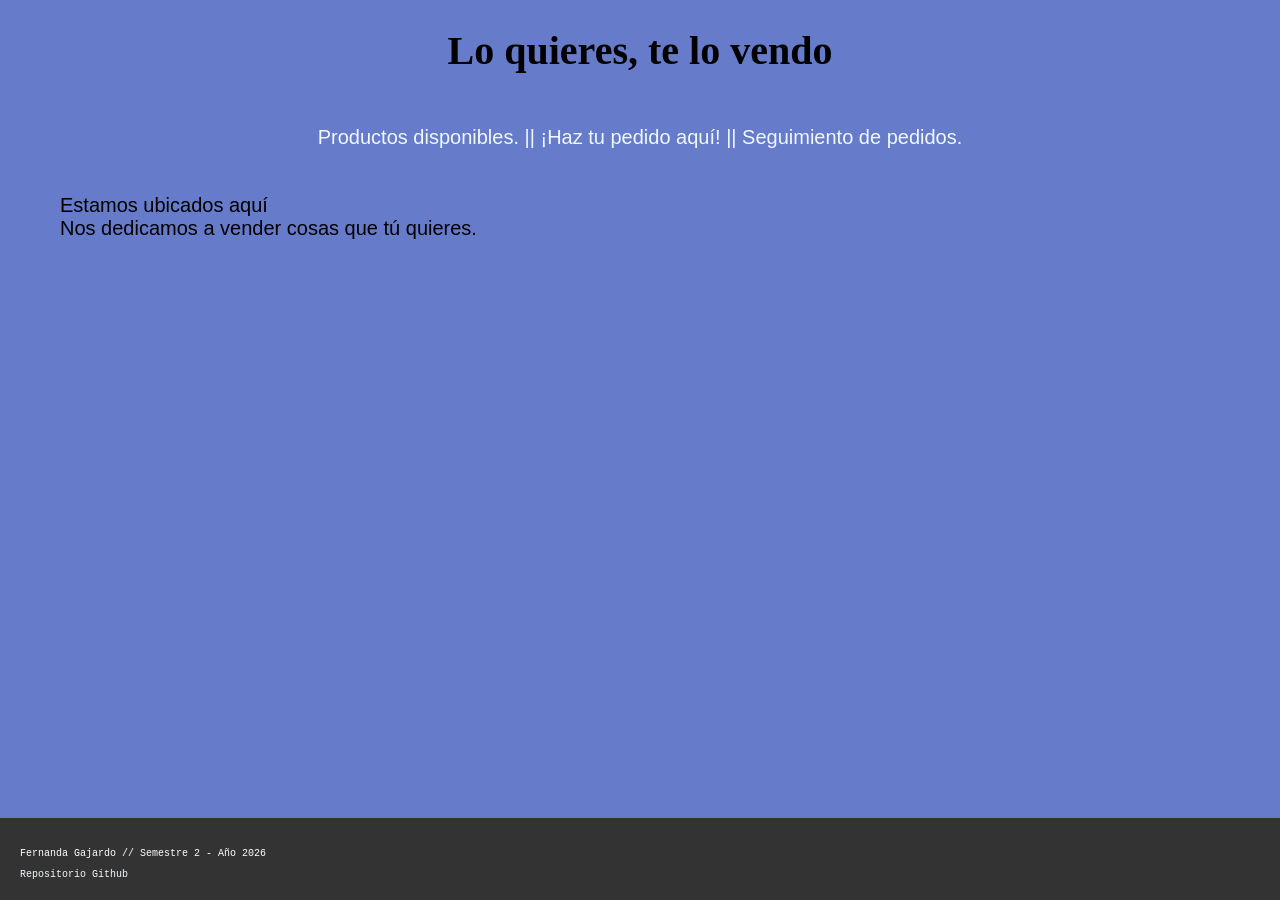
<file: clases/proyectov1/index.html>
<!DOCTYPE html>

<html lang="es">
  
<head>
  <meta http-equiv="Content-Type" content="text/html; charset=UTF-8">
  <meta name="viewport" content="width=device-width, initial-scale=1.0" author="Fernanda Gajardo">
  <title>Lo quieres, te lo vendo</title>

<head>

  <style>
        body {  
            background-color:rgb(102, 123, 201);
            font-family: tahoma, sans-serif;
            font-size: 20px;
            margin: 0;
            padding: 0
        }

        .center-me {
          text-align: center;
          margin-top: px;
        }

        footer{
          position: absolute;
          font-family: courier new, monospace;
          font-size: 10px;
          background-color: #333;
          color: #ffffff;
          padding: 20px;
          bottom: 0;
          width: 100%;
        }

        a{
          color: aliceblue;
          text-decoration: none;
        }

        a:hover {
          text-decoration: underline;
          opacity: 0.8;          
        }

      .main-content {
        flex: 3;
        padding: 25px;
        border-radius: 8px;
        height: fit-content;
      }
  </style>
</head>


<body >  
    <h1 style="font-family: trebuchet ms;" class="center-me">Lo quieres, te lo vendo</h1>

  <!-- <div class="page-wrapper"> -->


  <!-- <h2>Menú principal</h2> -->
<div class="main-content center-me">  
<a href= "https://encrypted-tbn0.gstatic.com/images?q=tbn:ANd9GcTolXxTfyvDWdxU1NCC3sSMii_TruMfpuM59MAqrv5bTQ&s=10"> Productos disponibles. || </a>
<a href= "https://encrypted-tbn0.gstatic.com/images?q=tbn:ANd9GcRPDaKZUI-tNk3K21v1AsG8hzIaK-3yStSzdFzwqYBF8TopegP4Pw7uCfNn&s=10"> ¡Haz tu pedido aquí! ||</a>
<a href= "https://encrypted-tbn0.gstatic.com/images?q=tbn:ANd9GcQLe7YYCBRUqwv0nWL8p22l5GpjRPqqKefJNOU9jfhBLQ&s=10"> Seguimiento de pedidos.</a>
</div>

<ul style="list-style-type: none ; text-align: justify; margin-left: 20px;">
  <li>Estamos ubicados <a href="https://maps.app.goo.gl/XFdGY8uJmBqfi4qW7" style="color: black" target="_blank">aquí</a></li>
  <li>Nos dedicamos a vender cosas que tú quieres.</li>
</ul>


<footer >
  <p>Fernanda Gajardo // Semestre 2 - Año 2026</p>
  <a href= "https://github.com/fer-agm/fullstack02-26" style="color: aliceblue">  Repositorio Github </a>

</footer>
</body></html>
</file>
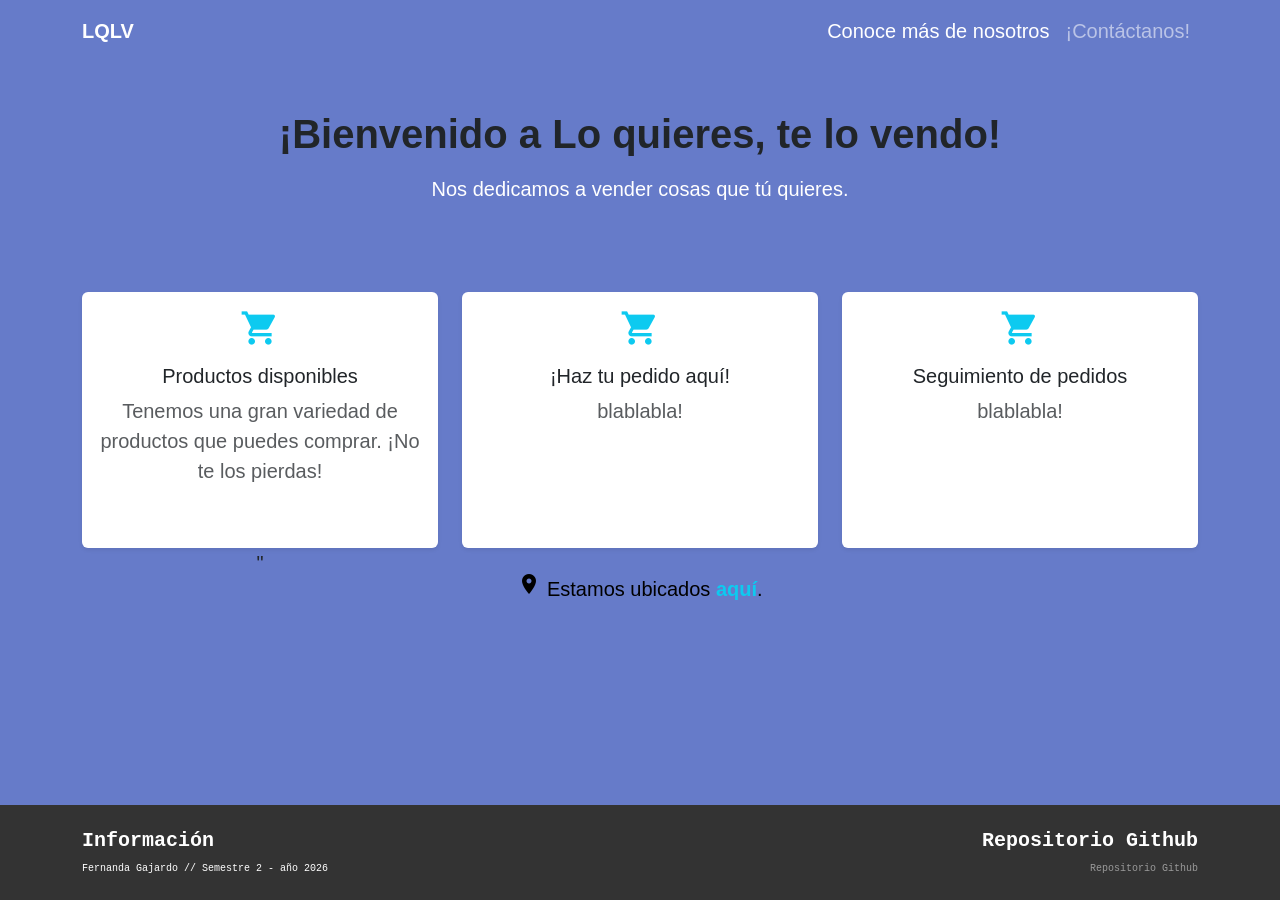
<file: clases/proyectov3/index.html>
<!DOCTYPE html>
<html lang="es">
<head>
  <!-- Lo de siempre -->
  <meta http-equiv="Content-Type" content="text/html; charset=UTF-8"/>
  <meta name="viewport" content="width=device-width, initial-scale=1.0">
  <title>Lo quieres, te lo vendo V.Bootstrap</title>

<!-- Códigos de CSS -->
  <link href="https://cdn.jsdelivr.net/npm/bootstrap@5.3.3/dist/css/bootstrap.min.css" rel="stylesheet">
  <link href="https://fonts.googleapis.com/icon?family=Material+Icons" rel="stylesheet">
  <link href="assets/style.css"  rel="stylesheet"/>
</head>

<body >  
  <!-- Parte de navegación -->
  <nav class="navbar navbar-expand-lg bg-custom-blue navbar-dark">
    <div class="container">
      <a class="navbar-brand fw-bold" href="index.html">LQLV</a>
      <button class="navbar-toggler" type="button" data-bs-toggle="collapse" data-bs-target="#navbarNav">
        <span class="navbar-toggler-icon"></span>
      </button>
      <div class="collapse navbar-collapse justify-content-end" id="navbarNav">
        <ul class="navbar-nav">
          <li class="nav-item">
            <a class="nav-link active" href="https://encrypted-tbn0.gstatic.com/images?q=tbn:ANd9GcTolXxTfyvDWdxU1NCC3sSMii_TruMfpuM59MAqrv5bTQ&s=10" target="_blank">Conoce más de nosotros</a>
          </li>
          <li class="nav-item">
            <a class="nav-link" href="contacto.html" target="_blank">¡Contáctanos!</a>
          </li>
        </ul>
      </div>
    </div>
  </nav>


  <main>
    <section class="py-5 text-center">
      <div class="container">
        <div class="col-lg-8 col-md-10 mx-auto">
          <h1 class="fw-bold text-custom-dark-blue">¡Bienvenido a Lo quieres, te lo vendo!</h1>
          <p class="lead text-white mt-3">Nos dedicamos a vender cosas que tú quieres.</p>
          <!-- <a href="contacto.html" class="btn btn-primary btn-lg">¡Contáctanos!</a> -->
        </div>
      </div>
    </section>

    <div class="container my-4">
      <div class="row g-4 text-center">


        <div class="col-12 col-md-4">
          <div class="p-3 bg-white rounded shadow-sm h-100">
            <i class="material-icons fs-1 text-info">shopping_cart</i>
            <h5 class="mt-2">
              <a href="https://encrypted-tbn0.gstatic.com/images?q=tbn:ANd9GcTolXxTfyvDWdxU1NCC3sSMii_TruMfpuM59MAqrv5bTQ&s=10" target="_blank" class="text-decoration-none text-dark">Productos disponibles</a>
            </h5>
            <p class="text-muted">Tenemos una gran variedad de productos que puedes comprar. ¡No te los pierdas!</p>
          </div>"
        </div>

        <div class="col-12 col-md-4">
          <div class="p-3 bg-white rounded shadow-sm h-100">
            <i class="material-icons fs-1 text-info">shopping_cart</i>
            <h5 class="mt-2">
              <a href="https://encrypted-tbn0.gstatic.com/images?q=tbn:ANd9GcRPDaKZUI-tNk3K21v1AsG8hzIaK-3yStSzdFzwqYBF8TopegP4Pw7uCfNn&s=10" target="_blank" class="text-decoration-none text-dark">¡Haz tu pedido aquí!</a>
            </h5>
            <p class="text-muted">blablabla!</p>
          </div>
        </div>
          
        <div class="col-12 col-md-4">
          <div class="p-3 bg-white rounded shadow-sm h-100">
            <i class="material-icons fs-1 text-info">shopping_cart</i>
            <h5 class="mt-2">
              <a href="https://encrypted-tbn0.gstatic.com/images?q=tbn:ANd9GcRPDaKZUI-tNk3K21v1AsG8hzIaK-3yStSzdFzwqYBF8TopegP4Pw7uCfNn&s=10" target="_blank" class="text-decoration-none text-dark">Seguimiento de pedidos</a>
            </h5>
            <p class="text-muted">blablabla!</p>
          </div>
      </div>
    </div>


    <div class="container text-center my-4">  
      <p class="fs-5 text-black">
        <i class="material-icons fs-4">place</i>
        Estamos ubicados <a href="https://maps.app.goo.gl/XFdGY8uJmBqfi4qW7" target="_blank" class="text-decoration-none text-info fw-bold">aquí</a>.
      </p>
    </div>
  </main>


  <footer class="bg-custom-blue text-white py-4">
    <div class="container">
      <div class="row">
        <div class="col-12 col-md-6 mb-3 mb-md-0">
          <h5 class="fw-bold">Información</h5>
          <p class="mb-0">Fernanda Gajardo // Semestre 2 - año 2026</p>
        </div>
        <div class="col-12 col-md-6 text-end">
          <h5 class="fw-bold">Repositorio Github</h5>
          <ul class="list-unstyled mb-0">
            <li><a class="text-white-50 text-decoration-none" href="https://github.com/fer-agm/fullstack02-26" target="_blank">Repositorio Github</a></li>
          </ul>
        </div>
      </div>
    </div>
</footer>



<script src="https://cdn.jsdelivr.net/npm/bootstrap@5.3.3/dist/js/bootstrap.bundle.min.js"></script>


</body></html>
</file>
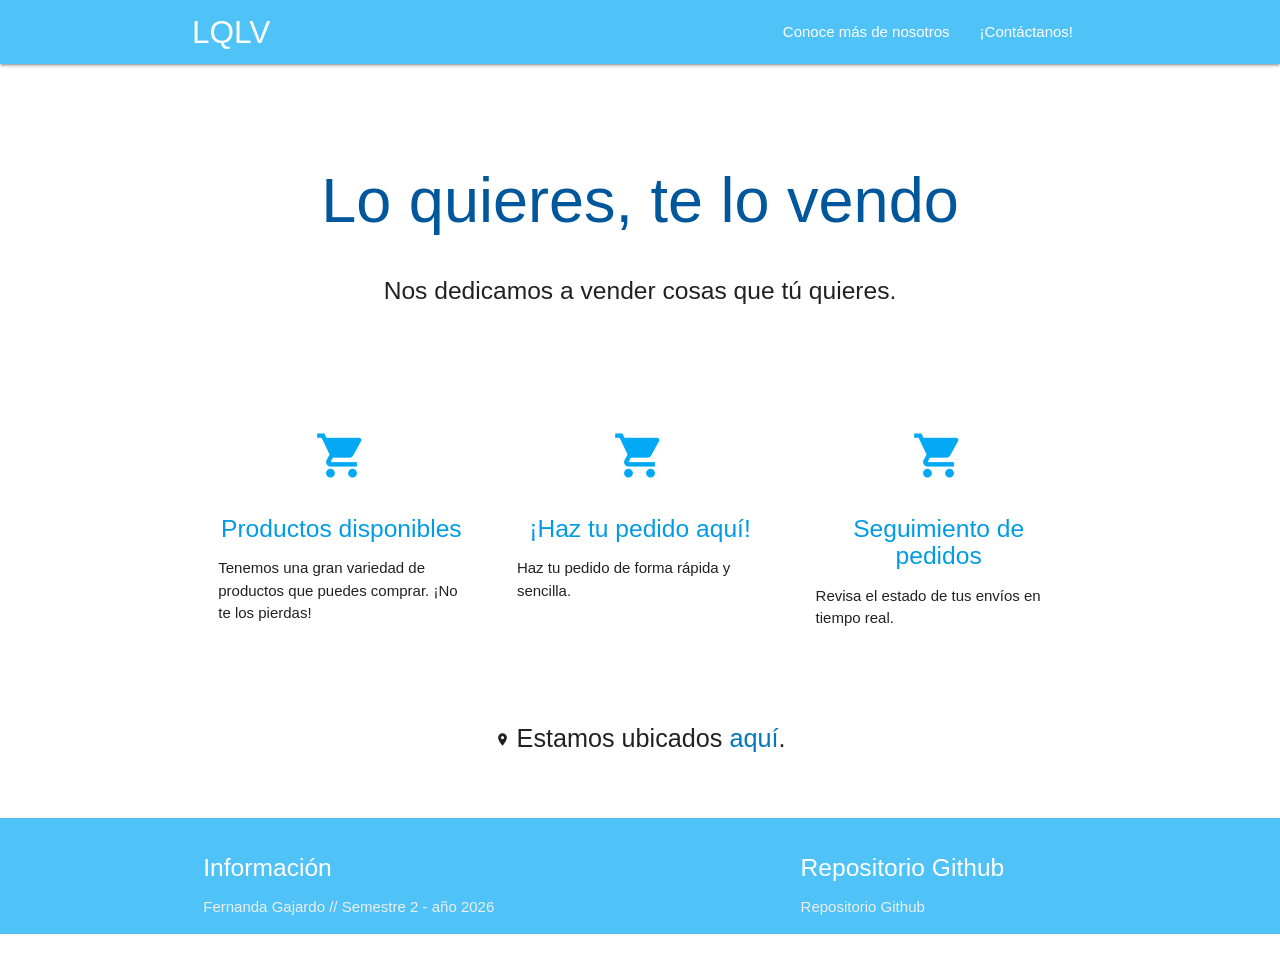
<file: clases/proyectov2/starter-template/index.html>
<!DOCTYPE html>
<html lang="es">
<head>
  <meta http-equiv="Content-Type" content="text/html; charset=UTF-8"/>
  <meta name="viewport" content="width=device-width, initial-scale=1.0">
  <title>Lo quieres, te lo vendo V.Materialize</title>

  <!-- Hojas de estilo CSS -->
  <link href="https://fonts.googleapis.com/icon?family=Material+Icons" rel="stylesheet">
  <link href="css/materialize.css" type="text/css" rel="stylesheet" media="screen,projection"/>
  <link href="css/style.css" type="text/css" rel="stylesheet" media="screen,projection"/>
</head>

<body>  
  <!-- Navegación -->
  <nav class="light-blue lighten-2" role="navigation"> 
    <div class="nav-wrapper container"> 
      <a id="logo-container" href="#" class="brand-logo">LQLV</a>
      
      <ul class="right hide-on-med-and-down">
        <li><a href="https://encrypted-tbn0.gstatic.com/images?q=tbn:ANd9GcTolXxTfyvDWdxU1NCC3sSMii_TruMfpuM59MAqrv5bTQ&s=10" target="_blank">Conoce más de nosotros</a></li>
        <li><a href="contacto.html" target="_blank">¡Contáctanos!</a></li>
      </ul>

      <ul id="nav-mobile" class="sidenav">
        <li><a href="https://encrypted-tbn0.gstatic.com/images?q=tbn:ANd9GcTolXxTfyvDWdxU1NCC3sSMii_TruMfpuM59MAqrv5bTQ&s=10" target="_blank">Conoce más de nosotros</a></li>
        <li><a href="contacto.html" target="_blank">¡Contáctanos!</a></li>
      </ul>
      <a href="#" data-target="nav-mobile" class="sidenav-trigger"><i class="material-icons">menu</i></a>
    </div>
  </nav>

  <!-- Contenido Principal -->
  <main>
    <div class="section no-pad-bot" id="index-banner">
      <div class="container">
        <br><br>
        <h1 class="header center light-blue-text text-darken-4">Lo quieres, te lo vendo</h1>
        <div class="row center">
          <h5 class="header col s12 light">Nos dedicamos a vender cosas que tú quieres.</h5>
        </div>
        <br><br>
      </div>
    </div>
    
    <div class="container">
      <div class="section">
        <!-- Las 3 columnas agrupadas dentro de UN solo row -->
        <div class="row">
          <div class="col s12 m4">
            <div class="icon-block">
              <h2 class="center light-blue-text"><i class="material-icons">shopping_cart</i></h2>
              <h5 class="center"><a href="https://encrypted-tbn0.gstatic.com/images?q=tbn:ANd9GcTolXxTfyvDWdxU1NCC3sSMii_TruMfpuM59MAqrv5bTQ&s=10" target="_blank">Productos disponibles</a></h5>
              <p class="light">Tenemos una gran variedad de productos que puedes comprar. ¡No te los pierdas!</p>         
            </div>
          </div>

          <div class="col s12 m4">
            <div class="icon-block">
              <h2 class="center light-blue-text"><i class="material-icons">shopping_cart</i></h2>
              <h5 class="center"><a href="https://encrypted-tbn0.gstatic.com/images?q=tbn:ANd9GcRPDaKZUI-tNk3K21v1AsG8hzIaK-3yStSzdFzwqYBF8TopegP4Pw7uCfNn&s=10" target="_blank">¡Haz tu pedido aquí!</a></h5>
              <p class="light">Haz tu pedido de forma rápida y sencilla.</p>         
            </div>
          </div>

          <div class="col s12 m4">
            <div class="icon-block">
              <h2 class="center light-blue-text"><i class="material-icons">shopping_cart</i></h2>
              <h5 class="center"><a href="https://encrypted-tbn0.gstatic.com/images?q=tbn:ANd9GcQLe7YYCBRUqwv0nWL8p22l5GpjRPqqKefJNOU9jfhBLQ&s=10" target="_blank">Seguimiento de pedidos</a></h5>
              <p class="light">Revisa el estado de tus envíos en tiempo real.</p>         
            </div>
          </div>        
        </div>
      </div>
    </div>

    <div class="container">
      <div class="section">
        <div class="row center">
          <div class="col s12">
            <p class="flow-text">
              <i class="material-icons tiny">place</i>
              Estamos ubicados <a href="https://maps.app.goo.gl/XFdGY8uJmBqfi4qW7" target="_blank" class="light-blue-text text-darken-3 font-weight-bold">aquí</a>.
            </p>
          </div>
        </div>
      </div> 
    </div>
  </main>

  <!-- Footer abarcará todo el ancho al final de la pantalla -->
  <footer class="page-footer light-blue lighten-2">
    <div class="container">
      <div class="row">
        <div class="col l6 s12">
          <h5 class="white-text">Información</h5>
          <p class="grey-text text-lighten-3">Fernanda Gajardo // Semestre 2 - año 2026</p>  
        </div>
        <div class="col l4 offset-l2 s12">
          <h5 class="white-text">Repositorio Github</h5>
          <ul>
            <li><a class="grey-text text-lighten-3" href="https://github.com/fer-agm/fullstack02-26" target="_blank">Repositorio Github</a></li>
          </ul>
        </div>
      </div>
    </div>
  </footer>

  <!-- Scripts JS -->
  <script src="https://code.jquery.com/jquery-2.1.1.min.js"></script>
  <script src="js/materialize.js"></script>
  <script src="js/init.js"></script>
</body>
</html>
</file>
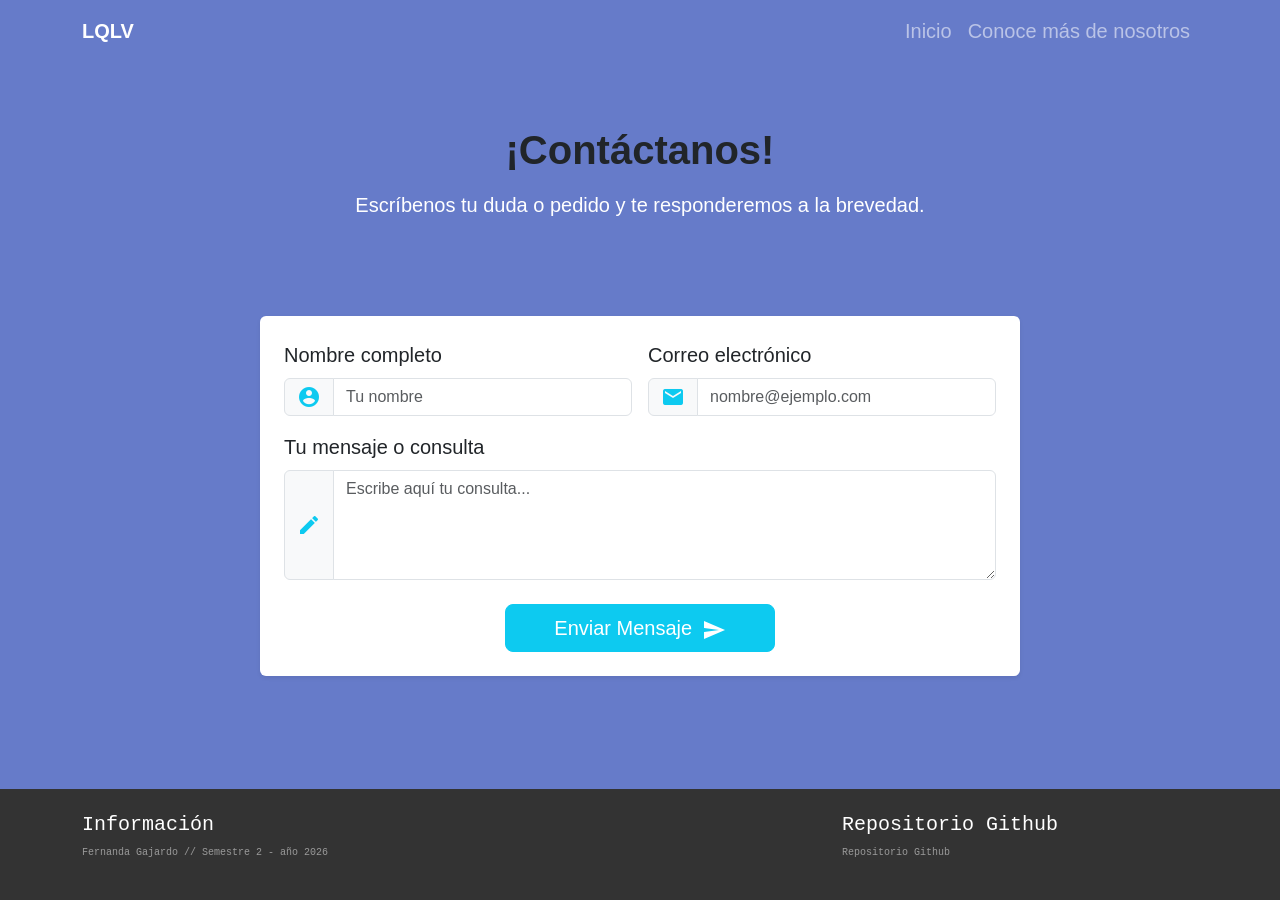
<file: clases/proyectov3/contacto.html>
<!DOCTYPE html>
<html lang="es">
<head>
  <meta charset="UTF-8">
  <meta name="viewport" content="width=device-width, initial-scale=1.0">
  <title>Contacto - Lo quieres, te lo vendo</title>

  <!-- Bootstrap 5 CSS y Material Icons -->
  <link href="https://cdn.jsdelivr.net/npm/bootstrap@5.3.3/dist/css/bootstrap.min.css" rel="stylesheet">
  <link href="https://fonts.googleapis.com/icon?family=Material+Icons" rel="stylesheet">
  <link href="assets/style.css" rel="stylesheet">
</head>

<body>  
  <!-- Navegación -->
  <nav class="navbar navbar-expand-lg bg-custom-blue navbar-dark">
    <div class="container">
      <a class="navbar-brand fw-bold" href="index.html">LQLV</a>
      <button class="navbar-toggler" type="button" data-bs-toggle="collapse" data-bs-target="#navbarNav">
        <span class="navbar-toggler-icon"></span>
      </button>
      <div class="collapse navbar-collapse justify-content-end" id="navbarNav">
        <ul class="navbar-nav">
          <li class="nav-item">
            <a class="nav-link" href="index.html">Inicio</a>
          </li>
          <li class="nav-item">
            <a class="nav-link" href="https://encrypted-tbn0.gstatic.com/images?q=tbn:ANd9GcTolXxTfyvDWdxU1NCC3sSMii_TruMfpuM59MAqrv5bTQ&s=10" target="_blank">Conoce más de nosotros</a>
          </li>
        </ul>
      </div>
    </div>
  </nav>

  <!-- Contenido Principal -->
  <main>
    <section class="py-5 text-center container">
      <div class="row py-lg-3">
        <div class="col-lg-8 col-md-10 mx-auto">
          <h1 class="fw-bold text-custom-dark-blue">¡Contáctanos!</h1>
          <p class="lead text-white mt-3">Escríbenos tu duda o pedido y te responderemos a la brevedad.</p>
        </div>
      </div>
    </section>
    
    <!-- Formulario -->
    <div class="container my-3">
      <div class="row justify-content-center">
        <div class="col-12 col-md-8 bg-white p-4 rounded shadow-sm">
          <form>
            <div class="row g-3">
              <div class="col-12 col-md-6">
                <label for="nombre" class="form-label font-weight-bold">Nombre completo</label>
                <div class="input-group">
                  <span class="input-group-text bg-light"><i class="material-icons text-info">account_circle</i></span>
                  <input type="text" class="form-control" id="nombre" placeholder="Tu nombre" required>
                </div>
              </div>

              <div class="col-12 col-md-6">
                <label for="email" class="form-label">Correo electrónico</label>
                <div class="input-group">
                  <span class="input-group-text bg-light"><i class="material-icons text-info">email</i></span>
                  <input type="email" class="form-control" id="email" placeholder="nombre@ejemplo.com" required>
                </div>
              </div>

              <div class="col-12">
                <label for="mensaje" class="form-label">Tu mensaje o consulta</label>
                <div class="input-group">
                  <span class="input-group-text bg-light"><i class="material-icons text-info">mode_edit</i></span>
                  <textarea class="form-control" id="mensaje" rows="4" placeholder="Escribe aquí tu consulta..." required></textarea>
                </div>
              </div>

              <div class="col-12 text-center mt-4">
                <button type="submit" class="btn btn-info text-white btn-lg px-5">
                  Enviar Mensaje <i class="material-icons align-middle ms-1">send</i>
                </button>
              </div>
            </div>
          </form>
        </div>
      </div>
    </div>
  </main>

  <!-- Footer -->
  <footer class="bg-custom-blue text-white py-4">
    <div class="container">
      <div class="row">
        <div class="col-12 col-md-6 mb-3 mb-md-0">
          <h5>Información</h5>
          <p class="mb-0 text-white-50">Fernanda Gajardo // Semestre 2 - año 2026</p>  
        </div>
        <div class="col-12 col-md-4 offset-md-2">
          <h5>Repositorio Github</h5>
          <ul class="list-unstyled">
            <li><a class="text-white-50 text-decoration-none" href="https://github.com/fer-agm/fullstack02-26" target="_blank">Repositorio Github</a></li>
          </ul>
        </div>
      </div>
    </div>
  </footer>

  <!-- Bootstrap JS -->
  <script src="https://cdn.jsdelivr.net/npm/bootstrap@5.3.3/dist/js/bootstrap.bundle.min.js"></script>
</body>
</html>
</file>
<file: clases/proyectov3/assets/style.css>
body {  
              background-color:rgb(102, 123, 201) !important;
              font-family: tahoma, sans-serif;
              font-size: 20px;
              margin: 0;
              padding: 0;
              display: flex;
              min-height: 100vh;
              flex-direction: column;
          } 


          main {
            flex: 1;
          }

          /* .bg-custom-blue {
            background-color: rgb(102, 123, 201) !important;
          } */

          .text-custom-blue {
            color: #01579b !important;
          }



        .center-me {
          text-align: center;
          margin-top: 20px;
        }

        footer{
          font-family: 'Courier New', monospace;
          font-size: 10px;
          background-color: #333;
          color: #ffffff;
          bottom: 0;
          width: 100%;
        }

        a{
          color: aliceblue;
          text-decoration: none;
        }

        a:hover {
          text-decoration: underline;
          opacity: 0.8;          
        }

      .main-content {
        flex: 3;
        padding: 25px;
        border-radius: 8px;
        height: fit-content;
      }
</file>
<file: clases/proyectov2/starter-template/css/style.css>
/* Custom Stylesheet */
/**
 * Use this file to override Materialize files so you can update
 * the core Materialize files in the future
 *
 * Made By MaterializeCSS.com
 */

.icon-block {
  padding: 0 15px;
}
.icon-block .material-icons {
	font-size: inherit;
}
</file>
